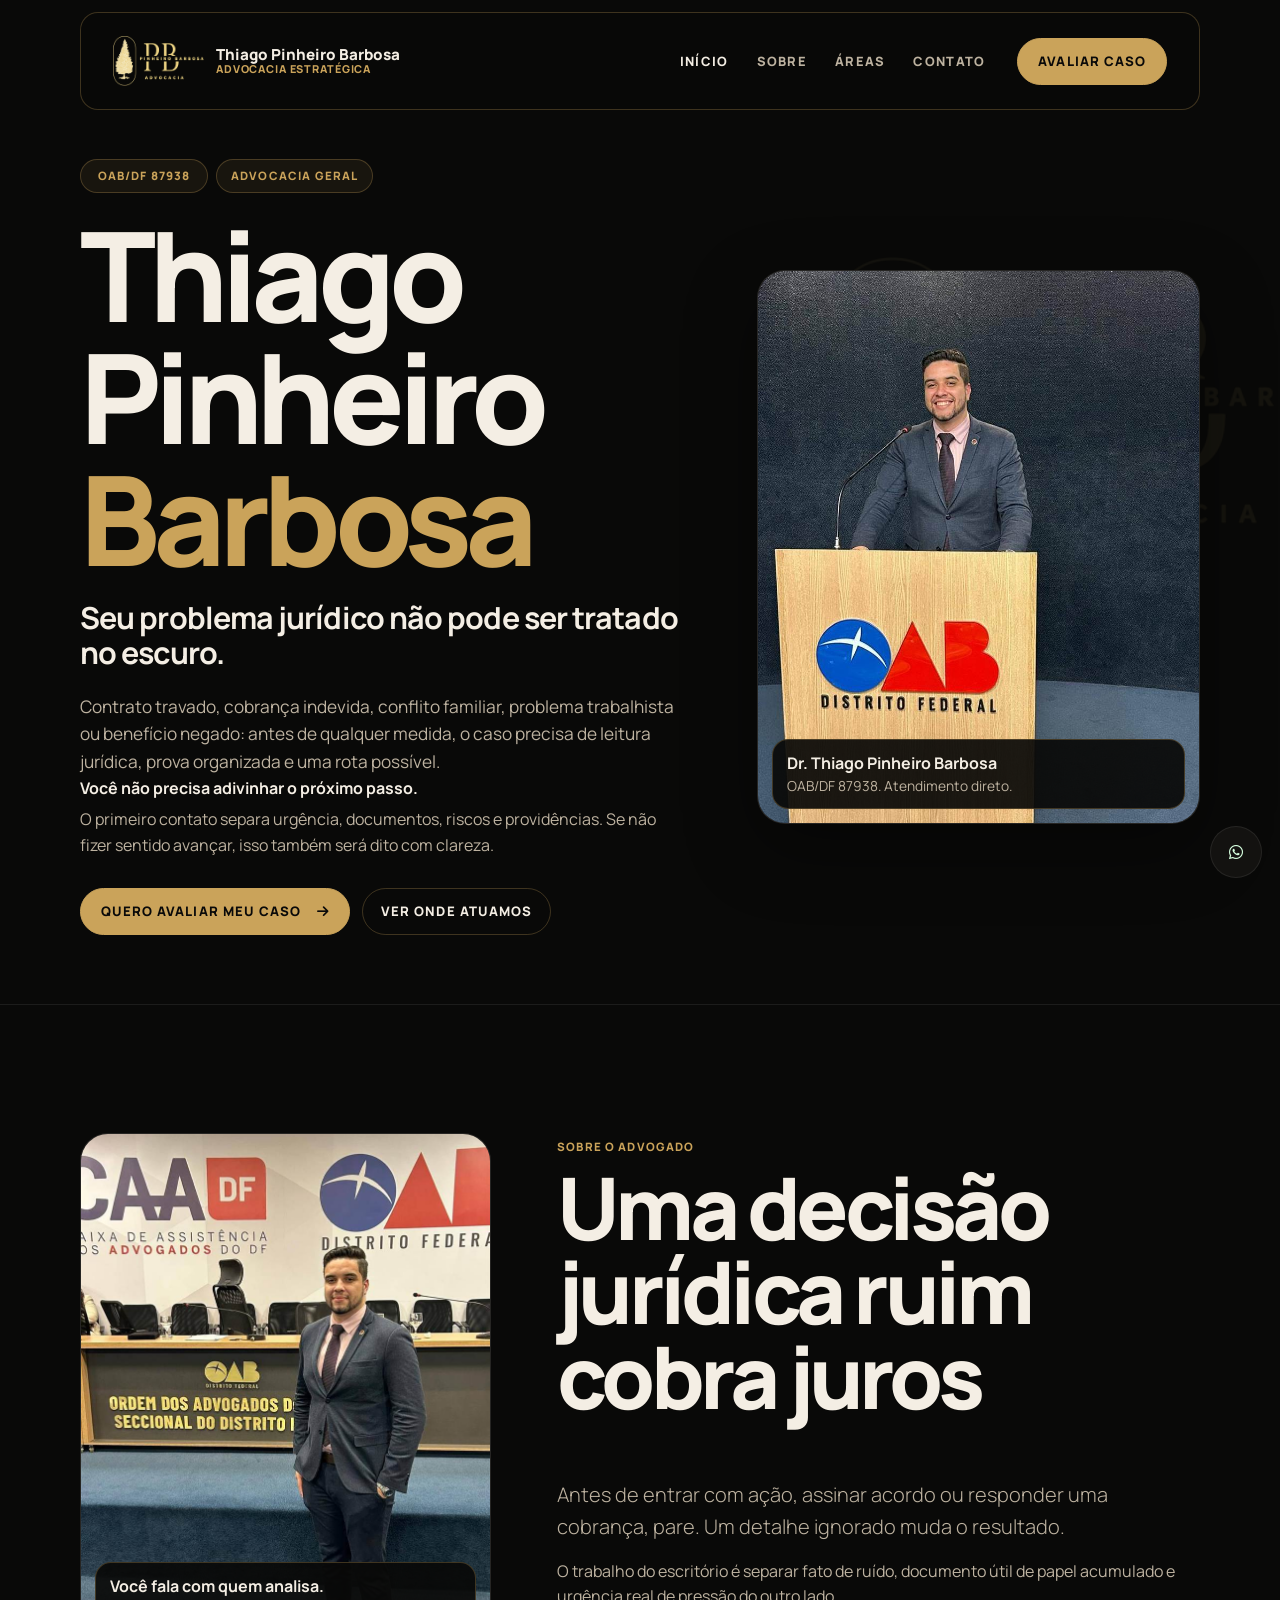
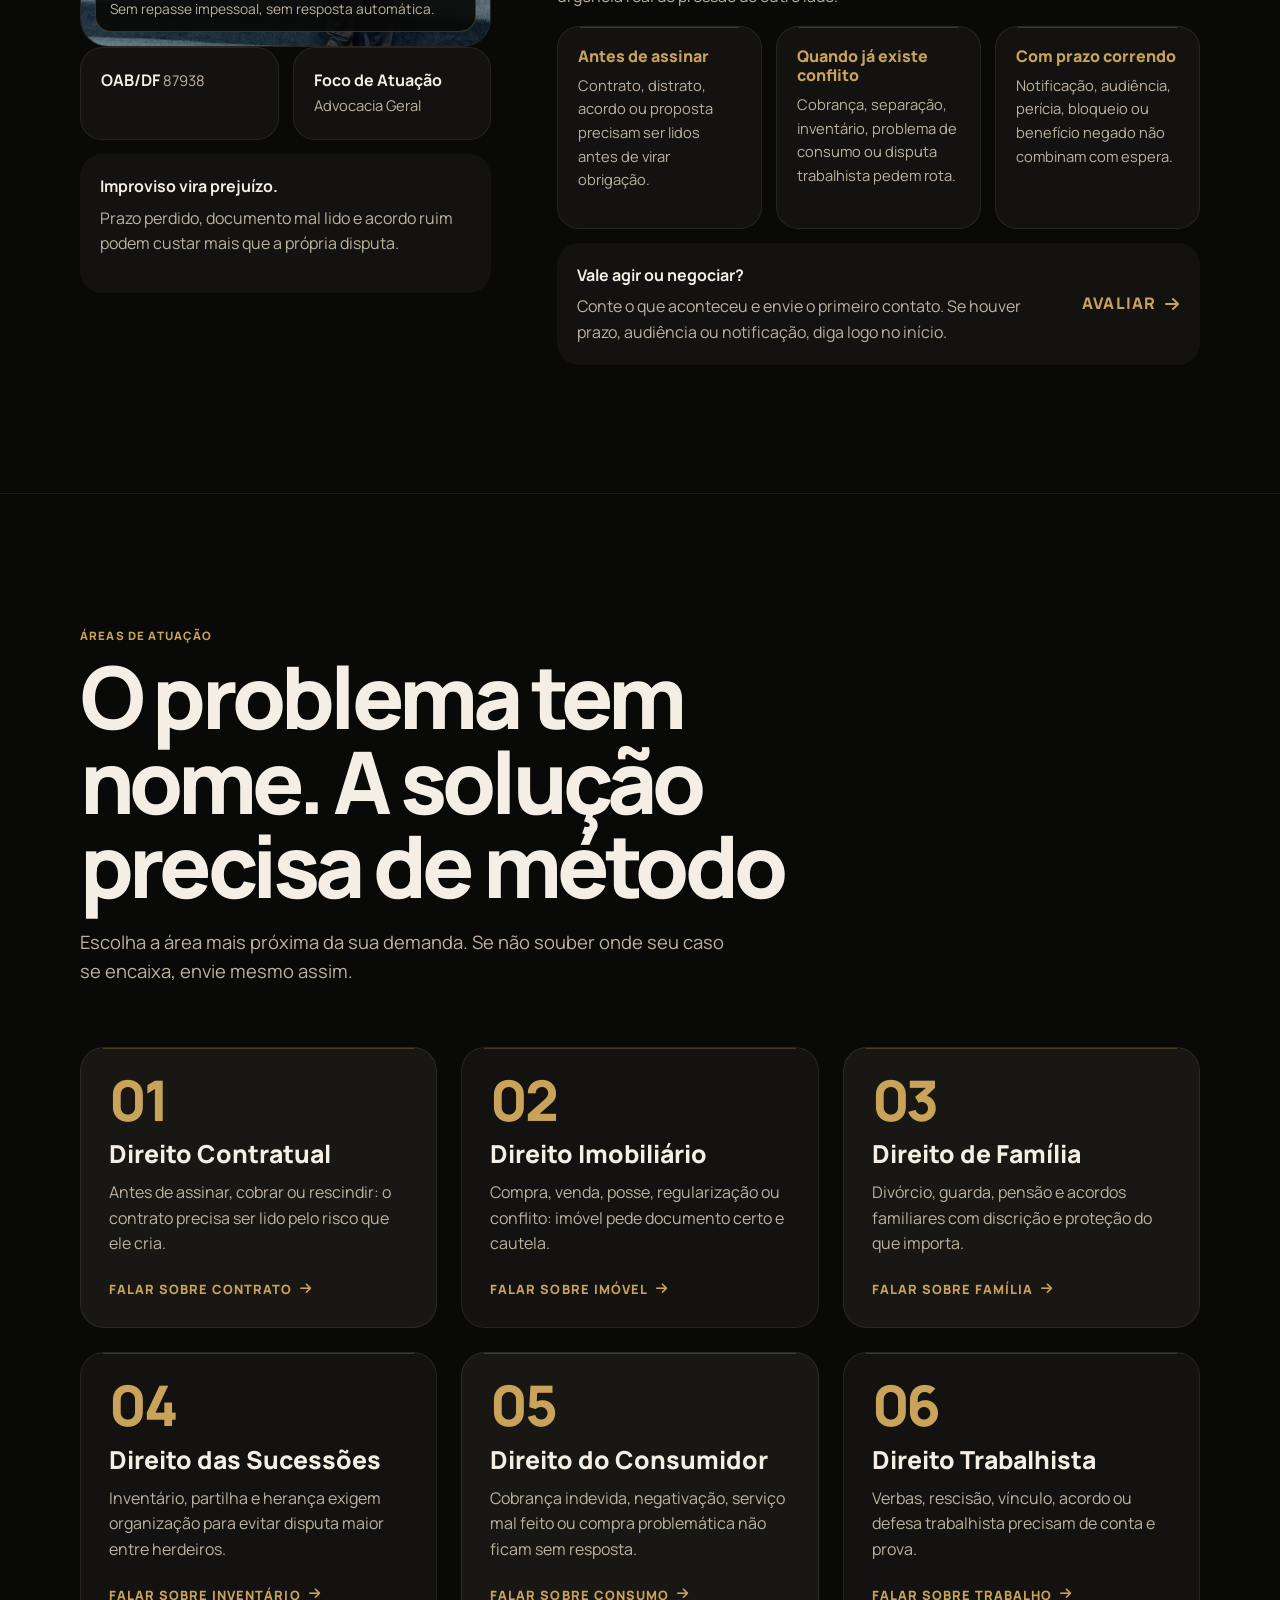
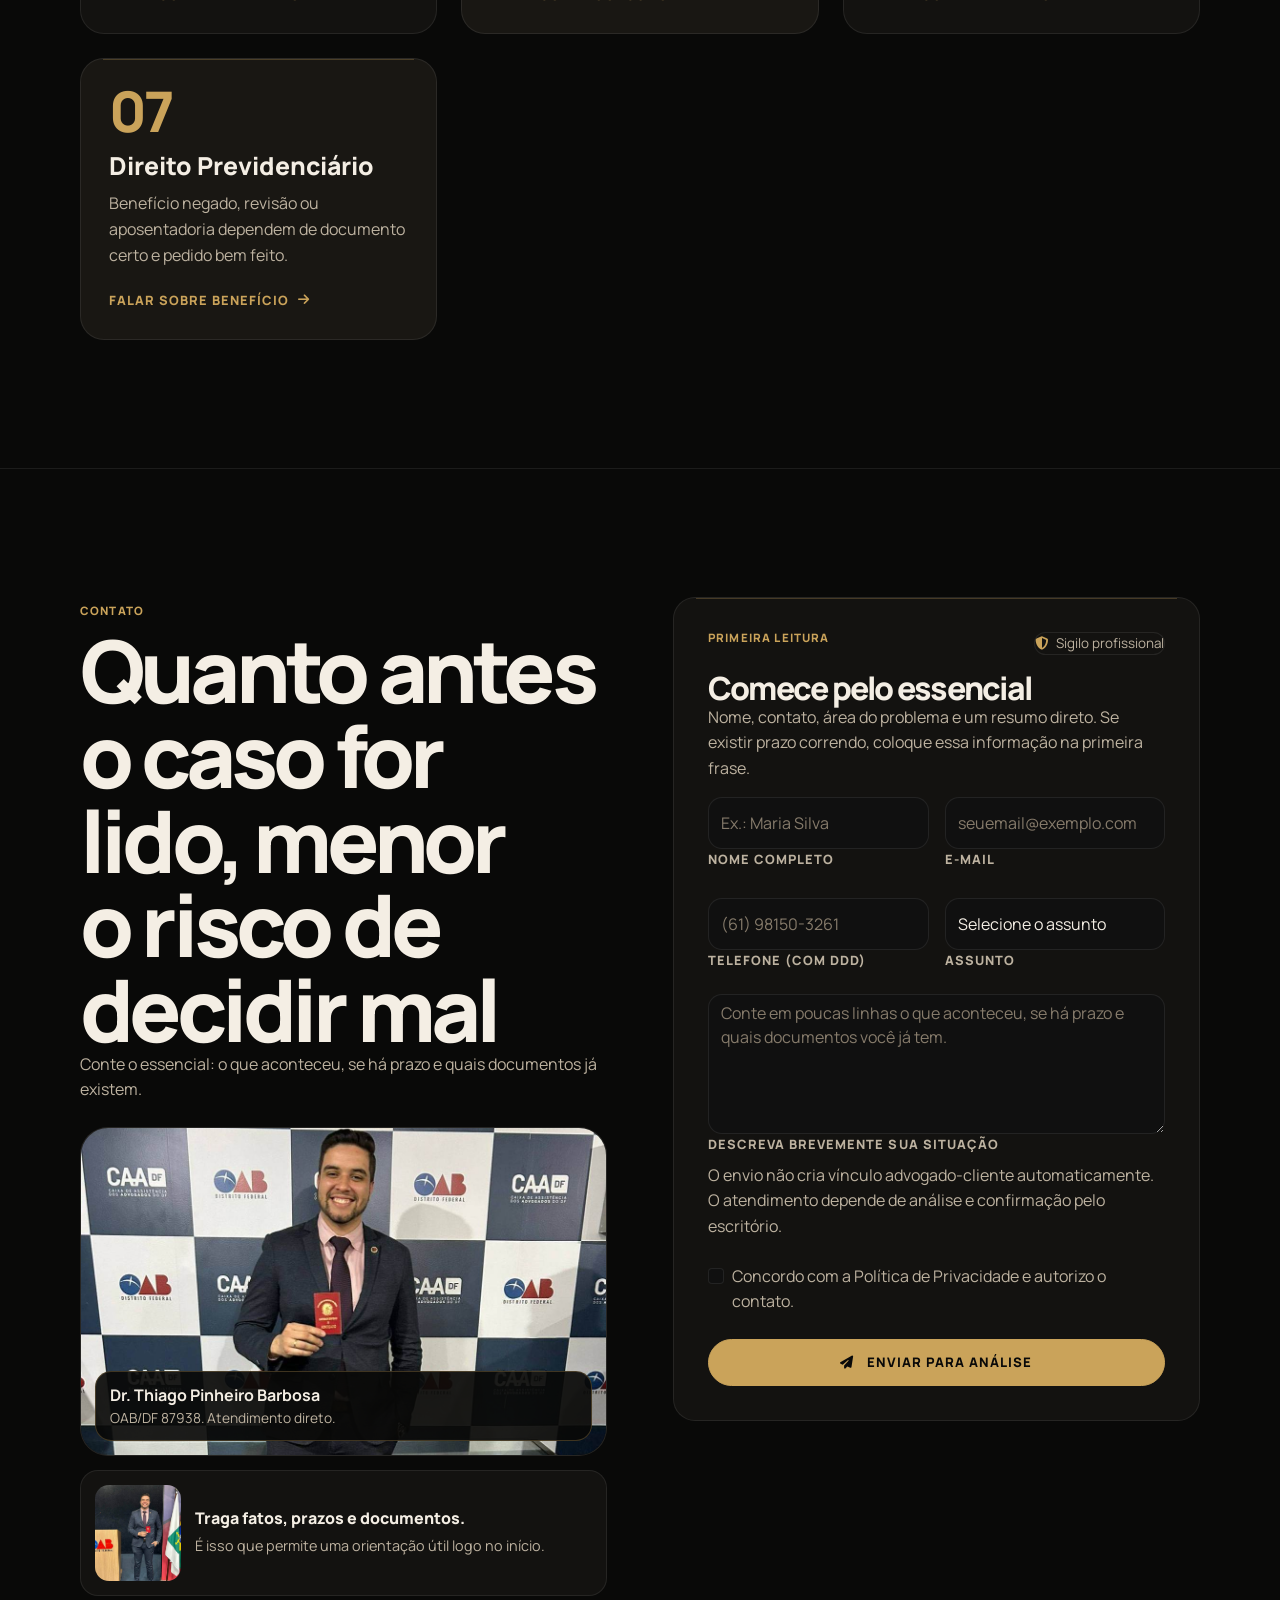
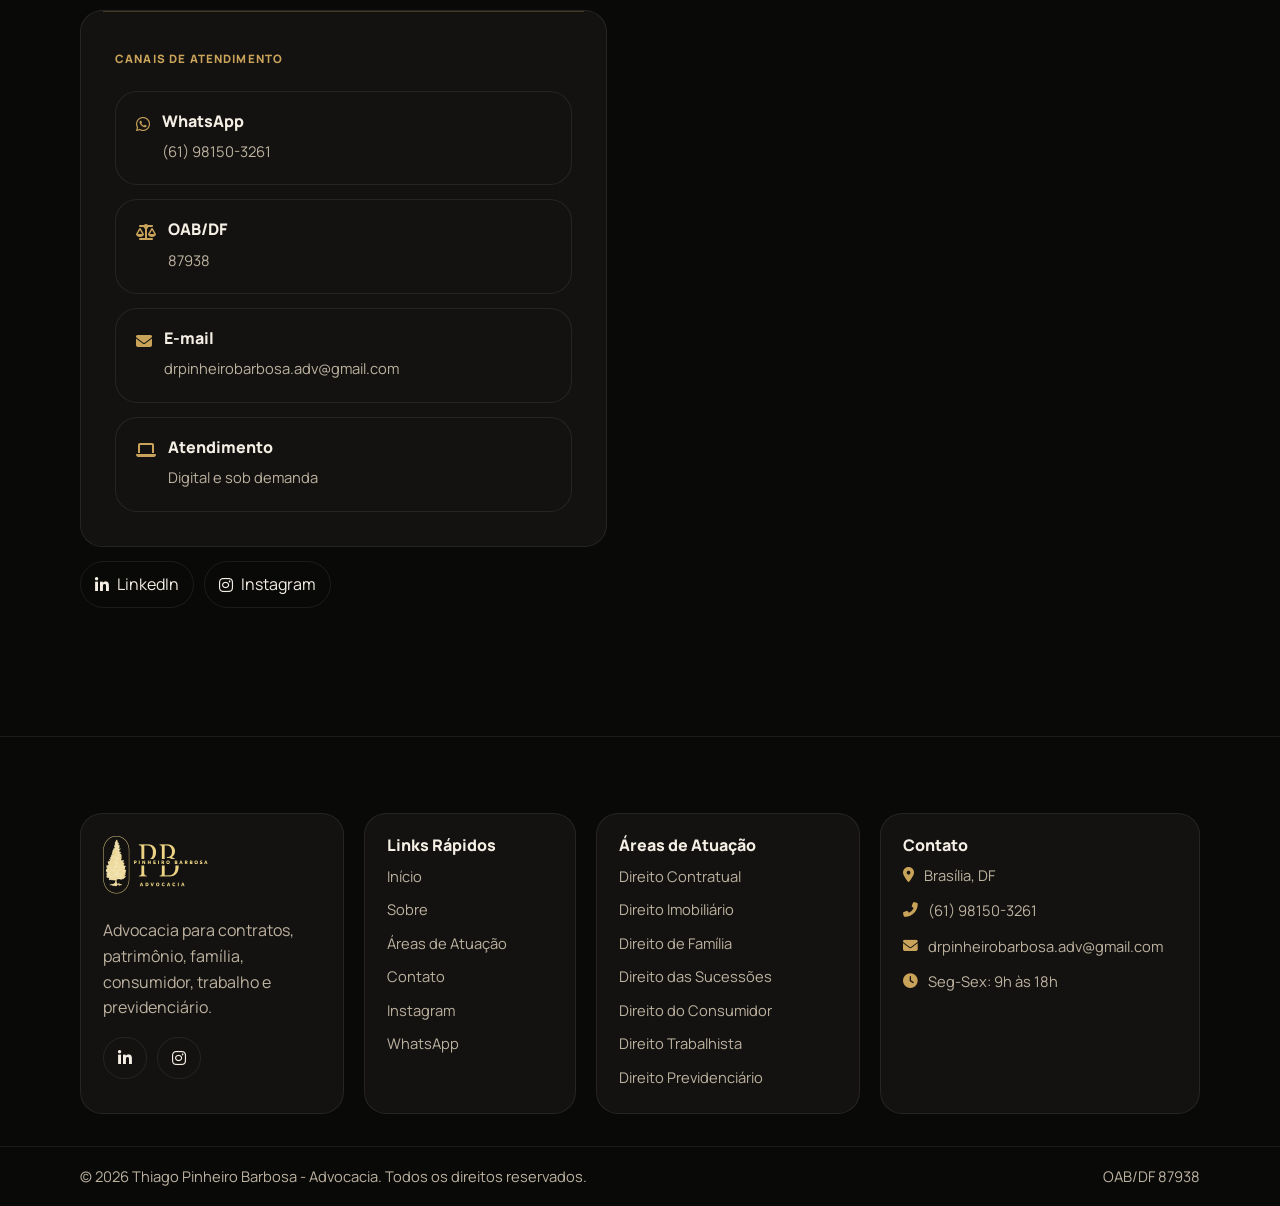
<file: index.html>
﻿<!DOCTYPE html>
<html lang="pt-br">
<head>
    <meta charset="UTF-8">
    <meta name="viewport" content="width=device-width, initial-scale=1.0">
    <meta name="description" content="Thiago Pinheiro Barbosa - Advogado em Brasília. Atuação em contratos, família, imóveis, sucessões, consumidor, trabalho e previdenciário.">
    <meta name="keywords" content="advogado, advocacia geral, advocacia estratégica, contratos, família, imobiliário, sucessões, consumidor, direito trabalhista, direito previdenciário">
    <meta name="author" content="Pinheiro Barbosa Advocacia">
    <meta name="robots" content="index, follow">
    <meta property="og:type" content="website">
    <meta property="og:title" content="Pinheiro Barbosa Advocacia | Advocacia Geral Estratégica">
    <meta property="og:description" content="Advocacia em Brasília para contratos, patrimônio, família, trabalho, consumidor e benefícios.">
    <meta property="og:image" content="assets/images/Thiago.jpg">
    <meta name="twitter:card" content="summary_large_image">
    <meta name="twitter:title" content="Pinheiro Barbosa Advocacia">
    <meta name="twitter:description" content="Advocacia geral com atendimento direto, sigilo e clareza.">
    
    <link rel="icon" type="image/svg+xml" sizes="any" href="assets/images/favicon.svg">
    
    <title>Dr. Thiago Pinheiro Barbosa | Pinheiro Barbosa Advocacia</title>
    
    <link href="https://cdn.jsdelivr.net/npm/bootstrap@5.3.0/dist/css/bootstrap.min.css" rel="stylesheet">
    
    <link href="https://fonts.googleapis.com/css2?family=Manrope:wght@300;400;500;600;700;800&display=swap" rel="stylesheet">
    
    <link rel="stylesheet" href="https://cdnjs.cloudflare.com/ajax/libs/font-awesome/6.4.0/css/all.min.css">
    
    <link rel="stylesheet" href="assets/css/styles.css">
</head>
<body>
    
    <a href="https://api.whatsapp.com/send?phone=5561981503261&text=Olá! Gostaria de agendar uma consulta com o Dr. Thiago Pinheiro Barbosa."
    id="btn-whatsapp-final"
    class="whatsapp-float"
    target="_blank" 
    rel="noopener noreferrer">
        <i class="fab fa-whatsapp"></i>
    </a>
    
    <button class="back-to-top" id="backToTop" aria-label="Voltar ao topo">
        <i class="fas fa-chevron-up"></i>
    </button>
<nav class="navbar navbar-expand-lg navbar-light fixed-top" id="mainNav">
        <div class="container nav-shell">
            <a class="navbar-brand brand-lockup" href="#home">
                <img src="assets/images/logo-png.png" alt="Thiago Pinheiro Barbosa Advocacia" style="height: 60px; width: auto;">
                <div class="brand-meta">
                    <strong>Thiago Pinheiro Barbosa</strong>
                    <span>Advocacia Estratégica</span>
                </div>
            </a>
            <button class="navbar-toggler" type="button" data-bs-toggle="collapse" data-bs-target="#navbarNav" aria-controls="navbarNav" aria-expanded="false" aria-label="Toggle navigation">
                <span class="navbar-toggler-icon"></span>
            </button>
            <div class="collapse navbar-collapse" id="navbarNav">
                <ul class="navbar-nav ms-auto align-items-center">
                    <li class="nav-item"><a class="nav-link active" href="#home">Início</a></li>
                    <li class="nav-item"><a class="nav-link" href="#about">Sobre</a></li>
                    <li class="nav-item"><a class="nav-link" href="#practice">Áreas</a></li>
                    <li class="nav-item"><a class="nav-link" href="#contact">Contato</a></li>
                    <li class="nav-item ms-lg-3">
                        <a class="btn-gold nav-cta" href="#contact">Avaliar Caso</a>
                    </li>
                </ul>
            </div>
        </div>
    </nav>

    <!-- Hero Section -->
    <section class="hero-section" id="home">
        <div class="hero-bg-pattern"></div>
        <div class="container">
            <div class="hero-shell-extreme min-vh-100 align-items-center">
                <div class="hero-command-side" data-aos="fade-up">
                    <div class="hero-command-topline">
                        <span class="hero-badge">OAB/DF&nbsp;87938</span>
                        <span class="hero-kicker-line">Advocacia Geral</span>
                    </div>

                    <div class="hero-title-stack">
                        <h1 class="hero-title">Thiago Pinheiro <span class="text-gold">Barbosa</span></h1>
                        <h2 class="hero-subtitle">Seu problema jurídico não pode ser tratado no escuro.</h2>
                    </div>

                    <p class="hero-description">Contrato travado, cobrança indevida, conflito familiar, problema trabalhista ou benefício negado: antes de qualquer medida, o caso precisa de leitura jurídica, prova organizada e uma rota possível.</p>

                    <div class="hero-statement-block">
                        <strong>Você não precisa adivinhar o próximo passo.</strong>
                        <span>O primeiro contato separa urgência, documentos, riscos e providências. Se não fizer sentido avançar, isso também será dito com clareza.</span>
                    </div>

                    <div class="hero-buttons">
                        <a href="#contact" class="btn-gold">
                            <span>Quero Avaliar Meu Caso</span>
                            <i class="fas fa-arrow-right ms-2"></i>
                        </a>
                        <a href="#practice" class="btn-outline-light hero-outline-premium">
                            <span>Ver Onde Atuamos</span>
                        </a>
                    </div>

                </div>

                <div class="hero-showcase" data-aos="fade-left" data-aos-delay="200">
                    <div class="hero-visual-stage">
                        <div class="hero-portrait-frame">
                            <img src="assets/images/Thiago.jpg" alt="Dr. Thiago Pinheiro Barbosa" loading="lazy">
                            <div class="hero-portrait-badge">
                                <strong>Dr. Thiago Pinheiro Barbosa</strong>
                                <span>OAB/DF&nbsp;87938. Atendimento direto.</span>
                            </div>
                        </div>
                    </div>
                </div>
            </div>
        </div>
        <div class="hero-wave">
        </div>
    </section>

<!-- About Preview -->
<section class="section about-section" id="about">
    <div class="container">
        <div class="about-shell-extreme reveal-up">
            <div class="about-left-col reveal-left">
                <div class="about-portrait-main">
                    <img src="assets/images/DrThiago.jpg" alt="Dr. Thiago Pinheiro Barbosa" class="about-img" loading="lazy">
                    <div class="about-portrait-plaque">
                        <strong>Você fala com quem analisa.</strong>
                        <span>Sem repasse impessoal, sem resposta automática.</span>
                    </div>
                </div>

                <div class="about-credential-rail" aria-label="Credenciais profissionais">
                    <div class="about-credential-pill">
                        <strong>OAB/DF</strong>
                        <span>87938</span>
                    </div>
                    <div class="about-credential-pill">
                        <strong>Foco de Atuação</strong>
                        <span>Advocacia Geral</span>
                    </div>
                </div>

                <div class="about-side-note">
                    <strong>Improviso vira prejuízo.</strong>
                    <p>Prazo perdido, documento mal lido e acordo ruim podem custar mais que a própria disputa.</p>
                </div>
            </div>

            <div class="about-right-col reveal-right">
                <div class="section-header">
                    <span class="section-subtitle">Sobre o Advogado</span>
                    <h2 class="section-title">Uma decisão jurídica ruim cobra juros<span class="gold-dot">.</span></h2>
                </div>

                <p class="about-text lead">
                    Antes de entrar com ação, assinar acordo ou responder uma cobrança, pare. Um detalhe ignorado muda o resultado.
                </p>

                <p class="about-text">
                    O trabalho do escritório é separar fato de ruído, documento útil de papel acumulado e urgência real de pressão do outro lado.
                </p>

                <div class="about-value-grid">
                    <article class="about-value-card">
                        <h3>Antes de assinar</h3>
                        <p>Contrato, distrato, acordo ou proposta precisam ser lidos antes de virar obrigação.</p>
                    </article>
                    <article class="about-value-card">
                        <h3>Quando já existe conflito</h3>
                        <p>Cobrança, separação, inventário, problema de consumo ou disputa trabalhista pedem rota.</p>
                    </article>
                    <article class="about-value-card">
                        <h3>Com prazo correndo</h3>
                        <p>Notificação, audiência, perícia, bloqueio ou benefício negado não combinam com espera.</p>
                    </article>
                </div>

                <a href="#contact" class="about-command-panel">
                    <div class="about-command-copy">
                        <strong>Vale agir ou negociar?</strong>
                        <span>Conte o que aconteceu e envie o primeiro contato. Se houver prazo, audiência ou notificação, diga logo no início.</span>
                    </div>
                    <div class="about-command-action">
                        <span>Avaliar</span>
                        <i class="fas fa-arrow-right"></i>
                    </div>
                </a>
            </div>
        </div>
    </div>
</section>

    <!-- Practice Areas -->
    <section class="section practice-section" id="practice">
        <div class="section-bg"></div>
        <div class="container">
            <div class="section-header text-center reveal-up">
                <span class="section-subtitle">Áreas de Atuação</span>
                <h2 class="section-title center">O problema tem nome. A solução precisa de método<span class="gold-dot">.</span></h2>
                <p class="section-description">Escolha a área mais próxima da sua demanda. Se não souber onde seu caso se encaixa, envie mesmo assim.</p>
            </div>

            <div class="row g-4 practice-grid-premium">
                <div class="col-md-6 col-lg-4">
                    <div class="practice-card reveal-up" data-delay="0">
                        <div class="practice-topline">
                            <span class="practice-index">01</span>
                            <div class="practice-icon"><i class="fas fa-file-contract"></i></div>
                        </div>
                        <h3 class="practice-title">Direito Contratual</h3>
                        <p class="practice-description">Antes de assinar, cobrar ou rescindir: o contrato precisa ser lido pelo risco que ele cria.</p>
                        <a href="#contact" class="practice-link">
                            Falar sobre contrato <i class="fas fa-arrow-right"></i>
                        </a>
                    </div>
                </div>
                
                <div class="col-md-6 col-lg-4">
                    <div class="practice-card reveal-up" data-delay="100">
                        <div class="practice-topline">
                            <span class="practice-index">02</span>
                            <div class="practice-icon"><i class="fas fa-home"></i></div>
                        </div>
                        <h3 class="practice-title">Direito Imobiliário</h3>
                        <p class="practice-description">Compra, venda, posse, regularização ou conflito: imóvel pede documento certo e cautela.</p>
                        <a href="#contact" class="practice-link">
                            Falar sobre imóvel <i class="fas fa-arrow-right"></i>
                        </a>
                    </div>
                </div>
                
                <div class="col-md-6 col-lg-4">
                    <div class="practice-card reveal-up" data-delay="200">
                        <div class="practice-topline">
                            <span class="practice-index">03</span>
                            <div class="practice-icon"><i class="fas fa-users"></i></div>
                        </div>
                        <h3 class="practice-title">Direito de Família</h3>
                        <p class="practice-description">Divórcio, guarda, pensão e acordos familiares com discrição e proteção do que importa.</p>
                        <a href="#contact" class="practice-link">
                            Falar sobre família <i class="fas fa-arrow-right"></i>
                        </a>
                    </div>
                </div>
                
                <div class="col-md-6 col-lg-4">
                    <div class="practice-card reveal-up" data-delay="300">
                        <div class="practice-topline">
                            <span class="practice-index">04</span>
                            <div class="practice-icon"><i class="fas fa-balance-scale"></i></div>
                        </div>
                        <h3 class="practice-title">Direito das Sucessões</h3>
                        <p class="practice-description">Inventário, partilha e herança exigem organização para evitar disputa maior entre herdeiros.</p>
                        <a href="#contact" class="practice-link">
                            Falar sobre inventário <i class="fas fa-arrow-right"></i>
                        </a>
                    </div>
                </div>
                
                <div class="col-md-6 col-lg-4">
                    <div class="practice-card reveal-up" data-delay="400">
                        <div class="practice-topline">
                            <span class="practice-index">05</span>
                            <div class="practice-icon"><i class="fas fa-shopping-cart"></i></div>
                        </div>
                        <h3 class="practice-title">Direito do Consumidor</h3>
                        <p class="practice-description">Cobrança indevida, negativação, serviço mal feito ou compra problemática não ficam sem resposta.</p>
                        <a href="#contact" class="practice-link">
                            Falar sobre consumo <i class="fas fa-arrow-right"></i>
                        </a>
                    </div>
                </div>
                
                <div class="col-md-6 col-lg-4">
                    <div class="practice-card reveal-up" data-delay="500">
                        <div class="practice-topline">
                            <span class="practice-index">06</span>
                            <div class="practice-icon"><i class="fas fa-briefcase"></i></div>
                        </div>
                        <h3 class="practice-title">Direito Trabalhista</h3>
                        <p class="practice-description">Verbas, rescisão, vínculo, acordo ou defesa trabalhista precisam de conta e prova.</p>
                        <a href="#contact" class="practice-link">
                            Falar sobre trabalho <i class="fas fa-arrow-right"></i>
                        </a>
                    </div>
                </div>

                <div class="col-md-6 col-lg-4">
                    <div class="practice-card reveal-up" data-delay="600">
                        <div class="practice-topline">
                            <span class="practice-index">07</span>
                            <div class="practice-icon"><i class="fas fa-hand-holding-heart"></i></div>
                        </div>
                        <h3 class="practice-title">Direito Previdenciário</h3>
                        <p class="practice-description">Benefício negado, revisão ou aposentadoria dependem de documento certo e pedido bem feito.</p>
                        <a href="#contact" class="practice-link">
                            Falar sobre benefício <i class="fas fa-arrow-right"></i>
                        </a>
                    </div>
                </div>
            </div>
        </div>
    </section>

    <!-- Contact Form -->
    <section class="section contact-section" id="contact">
        <div class="contact-bg"></div>
        <div class="container">
            <div class="contact-shell-extreme reveal-up">
                <div class="contact-command-side reveal-left">
                    <div class="contact-command-head">
                        <span class="section-subtitle">Contato</span>
                        <h2 class="section-title">Quanto antes o caso for lido, menor o risco de decidir mal<span class="gold-dot">.</span></h2>
                        <p class="contact-intro">Conte o essencial: o que aconteceu, se há prazo e quais documentos já existem.</p>
                    </div>

                    <div class="contact-visual-panel">
                        <img src="assets/images/Advogado.jpg" alt="Dr. Thiago Pinheiro Barbosa em atendimento" loading="lazy">
                        <div class="contact-visual-plaque">
                            <strong>Dr. Thiago Pinheiro Barbosa</strong>
                            <span>OAB/DF&nbsp;87938. Atendimento direto.</span>
                        </div>
                    </div>

                    <div class="contact-lawyer-card">
                        <img src="assets/images/Barbosa.jpg" alt="Retrato profissional do Dr. Thiago Pinheiro Barbosa" loading="lazy">
                        <div>
                            <strong>Traga fatos, prazos e documentos.</strong>
                            <span>É isso que permite uma orientação útil logo no início.</span>
                        </div>
                    </div>

                    <div class="contact-command-card">
                        <div class="contact-command-kicker">Canais de Atendimento</div>
                        <div class="contact-command-grid">
                            <article class="contact-command-item">
                                <i class="fab fa-whatsapp"></i>
                                <div class="contact-text">
                                    <strong>WhatsApp</strong>
                                    <a href="https://wa.me/5561981503261" target="_blank" rel="noopener noreferrer">(61) 98150-3261</a>
                                </div>
                            </article>
                            <article class="contact-command-item">
                                <i class="fas fa-scale-balanced"></i>
                                <div class="contact-text">
                                    <strong>OAB/DF</strong>
                                    <span>87938</span>
                                </div>
                            </article>
                            <article class="contact-command-item contact-command-item-email">
                                <i class="fas fa-envelope"></i>
                                <div class="contact-text">
                                    <strong>E-mail</strong>
                                    <a class="contact-email" href="mailto:drpinheirobarbosa.adv@gmail.com"><span>drpinheirobarbosa.adv</span><wbr><span>@gmail.com</span></a>
                                </div>
                            </article>
                            <article class="contact-command-item">
                                <i class="fas fa-laptop"></i>
                                <div class="contact-text">
                                    <strong>Atendimento</strong>
                                    <span>Digital e sob demanda</span>
                                </div>
                            </article>
                        </div>
                    </div>

                    <div class="contact-social-rail">
                        <a href="https://www.linkedin.com/in/thiago-pinheiro-barbosa-812787224/"
                           class="contact-social-link"
                           target="_blank"
                           rel="noopener noreferrer"
                           aria-label="LinkedIn">
                            <i class="fab fa-linkedin-in"></i>
                            <span>LinkedIn</span>
                        </a>
                        <a href="https://www.instagram.com/adv.pinheirobarbosa/"
                           class="contact-social-link"
                           target="_blank"
                           rel="noopener noreferrer"
                           aria-label="Instagram">
                            <i class="fab fa-instagram"></i>
                            <span>Instagram</span>
                        </a>
                    </div>
                </div>

                <div class="contact-form-wrapper reveal-right">
                    <div class="contact-form-shell">
                        <div class="contact-form-topline">
                            <span class="contact-form-kicker">Primeira Leitura</span>
                            <div class="contact-form-badge">
                                <i class="fas fa-shield-alt"></i>
                                <span>Sigilo profissional</span>
                            </div>
                        </div>

                        <form id="consultationForm" class="contact-form" novalidate>
                            <div class="form-header">
                                <h3>Comece pelo essencial</h3>
                                <p>Nome, contato, área do problema e um resumo direto. Se existir prazo correndo, coloque essa informação na primeira frase.</p>
                            </div>

                            <div class="row g-3">
                                <div class="col-md-6">
                                    <div class="form-floating-custom">
                                        <input type="text" class="form-control" id="name" name="name" placeholder="Ex.: Maria Silva" autocomplete="name" required>
                                        <label for="name">Nome Completo</label>
                                        <div class="invalid-feedback">Por favor, insira seu nome completo.</div>
                                    </div>
                                </div>
                                <div class="col-md-6">
                                    <div class="form-floating-custom">
                                        <input type="email" class="form-control" id="email" name="email" placeholder="seuemail@exemplo.com" autocomplete="email" required>
                                        <label for="email">E-mail</label>
                                        <div class="invalid-feedback">Por favor, insira um e-mail válido.</div>
                                    </div>
                                </div>
                            </div>

                            <div class="row g-3 mt-1">
                                <div class="col-md-6">
                                    <div class="form-floating-custom">
                                        <input type="tel" class="form-control" id="phone" name="phone" placeholder="(61) 98150-3261" autocomplete="tel" required>
                                        <label for="phone">Telefone (com DDD)</label>
                                        <div class="invalid-feedback">Por favor, insira um telefone válido.</div>
                                    </div>
                                </div>
                                <div class="col-md-6">
                                    <div class="form-floating-custom">
                                        <select class="form-control" id="subject" name="subject" required>
                                            <option value="" disabled selected>Selecione o assunto</option>
                                            <option value="Direito Contratual">Direito Contratual</option>
                                            <option value="Direito de Família">Direito de Família</option>
                                            <option value="Direito Imobiliário">Direito Imobiliário</option>
                                            <option value="Direito das Sucessões">Direito das Sucessões</option>
                                            <option value="Direito do Consumidor">Direito do Consumidor</option>
                                            <option value="Direito Trabalhista">Direito Trabalhista</option>
                                            <option value="Direito Previdenciário">Direito Previdenciário</option>
                                            <option value="Outro">Outro assunto</option>
                                        </select>
                                        <label for="subject">Assunto</label>
                                        <div class="invalid-feedback">Por favor, selecione um assunto.</div>
                                    </div>
                                </div>
                            </div>

                            <div class="form-floating-custom mt-3">
                                <textarea class="form-control" id="message" name="message" rows="5" placeholder="Conte em poucas linhas o que aconteceu, se há prazo e quais documentos você já tem." required></textarea>
                                <label for="message">Descreva brevemente sua situação</label>
                                <div class="invalid-feedback">Por favor, descreva sua situação.</div>
                            </div>

                            <div class="contact-form-note">
                                O envio não cria vínculo advogado-cliente automaticamente. O atendimento depende de análise e confirmação pelo escritório.
                            </div>

                            <div class="form-check mt-4">
                                <input type="checkbox" class="form-check-input" id="privacy" name="privacy" required>
                                <label class="form-check-label" for="privacy">
                                    Concordo com a <a href="politica-de-privacidade.html" target="_blank" rel="noopener noreferrer">Política de Privacidade</a> e autorizo o contato.
                                </label>
                                <div class="invalid-feedback">Você deve concordar com a política de privacidade.</div>
                            </div>

                            <div class="form-submit mt-4">
                                <button type="submit" class="btn-gold btn-submit">
                                    <span class="btn-text">
                                        <i class="fas fa-paper-plane me-2"></i>
                                        Enviar Para Análise
                                    </span>
                                    <span class="btn-loader">
                                        <span class="spinner"></span>
                                        Enviando...
                                    </span>
                                </button>
                            </div>

                            <div id="formMessage" class="form-message"></div>
                        </form>
                    </div>
                </div>
            </div>
        </div>
    </section>

<footer class="footer">
        <div class="footer-main">
            <div class="container">
                <div class="footer-grid">
                    <div>
                        <div class="footer-about">
                            <div class="footer-logo mb-4">
                                <img src="assets/images/logo-png.png" alt="Thiago Pinheiro Barbosa Advocacia" style="height: 70px; width: auto;">
                            </div>
                            <p class="footer-description">Advocacia para contratos, patrimônio, família, consumidor, trabalho e previdenciário.</p>
                            <div class="footer-social">
                                <a href="https://www.linkedin.com/in/thiago-pinheiro-barbosa-812787224/" class="social-link" target="_blank" rel="noopener noreferrer" aria-label="LinkedIn"><i class="fab fa-linkedin-in"></i></a>
                                <a href="https://www.instagram.com/adv.pinheirobarbosa/" class="social-link" target="_blank" rel="noopener noreferrer" aria-label="Instagram"><i class="fab fa-instagram"></i></a>
                            </div>
                        </div>
                    </div>
                    
                    <div>
                        <div class="footer-links-wrapper">
                            <h4 class="footer-title">Links Rápidos</h4>
                            <ul class="footer-links">
                                <li><a href="#home">Início</a></li>
                                <li><a href="#about">Sobre</a></li>
                                <li><a href="#practice">Áreas de Atuação</a></li>
                                <li><a href="#contact">Contato</a></li>
                                <li><a href="https://www.instagram.com/adv.pinheirobarbosa/" target="_blank" rel="noopener noreferrer">Instagram</a></li>
                                <li><a href="https://wa.me/5561981503261" target="_blank" rel="noopener noreferrer">WhatsApp</a></li>
                            </ul>
                        </div>
                    </div>
                    
                    <div>
                        <div class="footer-links-wrapper">
                            <h4 class="footer-title">Áreas de Atuação</h4>
                            <ul class="footer-links">
                                <li><a href="#practice">Direito Contratual</a></li>
                                <li><a href="#practice">Direito Imobiliário</a></li>
                                <li><a href="#practice">Direito de Família</a></li>
                                <li><a href="#practice">Direito das Sucessões</a></li>
                                <li><a href="#practice">Direito do Consumidor</a></li>
                                <li><a href="#practice">Direito Trabalhista</a></li>
                                <li><a href="#practice">Direito Previdenciário</a></li>
                            </ul>
                        </div>
                    </div>
                    
                    <div>
                        <div class="footer-contact">
                            <h4 class="footer-title">Contato</h4>
                            <div class="footer-contact-item">
                                <i class="fas fa-map-marker-alt"></i>
                                <span>Brasília, DF</span>
                            </div>
                            <div class="footer-contact-item">
                                <i class="fas fa-phone-alt"></i>
                                <a href="tel:+5561981503261">(61) 98150-3261</a>
                            </div>
                            <div class="footer-contact-item">
                                <i class="fas fa-envelope"></i>
                                <a class="contact-email" href="mailto:drpinheirobarbosa.adv@gmail.com"><span>drpinheirobarbosa.adv</span><wbr><span>@gmail.com</span></a>
                            </div>
                            <div class="footer-contact-item">
                                <i class="fas fa-clock"></i>
                                <span>Seg-Sex: 9h às 18h</span>
                            </div>
                        </div>
                    </div>
                </div>

            </div>
        </div>
        
        <div class="footer-bottom">
            <div class="container">
                <div class="row align-items-center">
                    <div class="col-md-6">
                        <p class="copyright">&copy; 2026 Thiago Pinheiro Barbosa - Advocacia. Todos os direitos reservados.</p>
                    </div>
                    <div class="col-md-6 text-md-end">
                        <p class="oab-info">OAB/DF 87938</p>
                    </div>
                </div>
            </div>
        </div>

<script src="https://cdn.jsdelivr.net/npm/bootstrap@5.3.0/dist/js/bootstrap.bundle.min.js"></script>
    
    <script src="assets/js/script.js"></script>

</body>
</html>
</file>
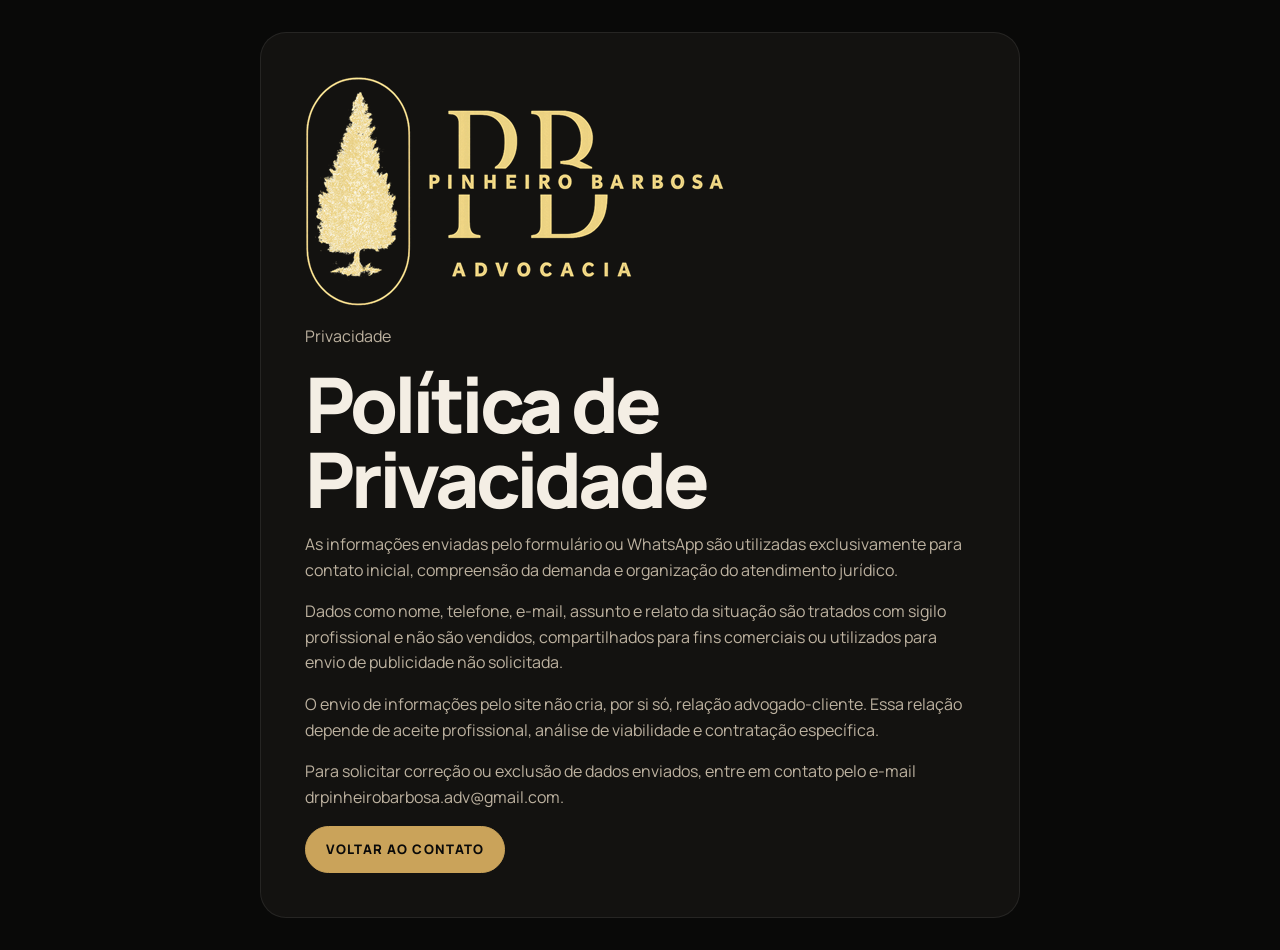
<file: politica-de-privacidade.html>
<!DOCTYPE html>
<html lang="pt-br">
<head>
    <meta charset="UTF-8">
    <meta name="viewport" content="width=device-width, initial-scale=1.0">
    <meta name="description" content="Política de Privacidade da Pinheiro Barbosa Advocacia.">
    <meta name="robots" content="index, follow">
    <meta name="theme-color" content="#02050b">
    <title>Política de Privacidade | Pinheiro Barbosa Advocacia</title>
    <link rel="icon" type="image/svg+xml" sizes="any" href="assets/images/favicon.svg">
    <link href="https://fonts.googleapis.com/css2?family=Manrope:wght@400;500;600;700;800&display=swap" rel="stylesheet">
    <link rel="stylesheet" href="assets/css/styles.css">
</head>
<body class="legal-page">
    <main class="legal-shell">
        <a href="index.html" class="legal-logo" aria-label="Voltar para o site">
            <img src="assets/images/logo-png.png" alt="Pinheiro Barbosa Advocacia">
        </a>
        <p class="legal-kicker">Privacidade</p>
        <h1>Política de Privacidade</h1>
        <p>As informações enviadas pelo formulário ou WhatsApp são utilizadas exclusivamente para contato inicial, compreensão da demanda e organização do atendimento jurídico.</p>
        <p>Dados como nome, telefone, e-mail, assunto e relato da situação são tratados com sigilo profissional e não são vendidos, compartilhados para fins comerciais ou utilizados para envio de publicidade não solicitada.</p>
        <p>O envio de informações pelo site não cria, por si só, relação advogado-cliente. Essa relação depende de aceite profissional, análise de viabilidade e contratação específica.</p>
        <p>Para solicitar correção ou exclusão de dados enviados, entre em contato pelo e-mail <a href="mailto:drpinheirobarbosa.adv@gmail.com">drpinheirobarbosa.adv@gmail.com</a>.</p>
        <a href="index.html#contact" class="btn-gold">Voltar ao contato</a>
    </main>
</body>
</html>
</file>
<file: assets/css/styles.css>
/* Pinheiro Barbosa Advocacia - clean stable layout */

:root {
  --bg: #090908;
  --panel: #131210;
  --panel-soft: #191713;
  --text: #f4eee4;
  --muted: #bdb2a0;
  --soft: #867b6b;
  --gold: #caa35a;
  --line: rgba(202, 163, 90, 0.28);
  --line-soft: rgba(255, 255, 255, 0.08);
  --max: 1120px;
}

*,
*::before,
*::after {
  box-sizing: border-box;
}

html,
body {
  width: 100%;
  margin: 0;
  overflow-x: hidden;
  background: var(--bg);
  color: var(--text);
  font-family: "Manrope", sans-serif;
  scroll-behavior: smooth;
}

body {
  line-height: 1.6;
  -webkit-font-smoothing: antialiased;
}

img {
  display: block;
  max-width: 100%;
}

a {
  color: inherit;
  text-decoration: none;
}

ul {
  margin: 0;
  padding: 0;
}

li {
  list-style: none;
}

.container {
  width: min(var(--max), calc(100% - 32px));
  margin-inline: auto;
  padding: 0;
}

.section {
  padding: clamp(78px, 10vw, 136px) 0;
  background: var(--bg);
}

.about-section,
.practice-section,
.contact-section,
.footer {
  border-top: 1px solid var(--line-soft);
}

.hero-bg-pattern,
.section-bg,
.contact-bg,
.hero-wave,
.gold-dot,
.practice-icon {
  display: none !important;
}

.reveal-up,
.reveal-left,
.reveal-right {
  opacity: 1 !important;
  transform: none !important;
  visibility: visible !important;
}

/* Type */
.section-header {
  max-width: 760px;
  margin-bottom: clamp(34px, 5vw, 60px);
  text-align: left !important;
}

.section-header.text-center,
.section-title.center {
  text-align: left !important;
  margin-inline: 0 !important;
}

.section-subtitle,
.hero-badge,
.hero-kicker-line,
.contact-form-kicker,
.contact-command-kicker {
  display: inline-flex;
  width: fit-content;
  margin-bottom: 12px;
  color: var(--gold);
  font-size: 0.72rem;
  font-weight: 800;
  line-height: 1;
  letter-spacing: 0.1em;
  text-transform: uppercase;
  white-space: nowrap;
}

.section-title,
.hero-title,
.form-header h3,
.error-shell h1,
.legal-shell h1 {
  margin: 0;
  color: var(--text);
  font-weight: 800;
  line-height: 0.98;
  letter-spacing: -0.055em;
  text-wrap: balance;
}

.section-title {
  font-size: clamp(2.25rem, 6.8vw, 5.4rem);
}

.section-description,
.hero-description,
.about-text,
.practice-description,
.contact-intro,
.footer-description,
.legal-shell p,
.error-shell p {
  color: var(--muted);
}

.section-description {
  max-width: 660px;
  margin: 20px 0 0;
  font-size: clamp(1rem, 1.6vw, 1.15rem);
}

.text-gold,
.practice-index,
.about-value-card h3 {
  color: var(--gold) !important;
  background: none !important;
  -webkit-text-fill-color: currentColor !important;
}

/* Navbar */
#mainNav {
  position: fixed;
  inset: 12px 0 auto;
  z-index: 1000;
  width: min(var(--max), calc(100% - 24px));
  margin-inline: auto;
  border: 1px solid var(--line);
  border-radius: 18px;
  background: rgba(9, 9, 8, 0.96);
}

#mainNav .nav-shell {
  min-height: 76px;
  padding: 10px 16px;
}

.brand-lockup {
  display: inline-flex;
  align-items: center;
  gap: 12px;
  min-width: 0;
  color: var(--text) !important;
}

.brand-lockup img {
  height: 50px !important;
  width: auto;
}

.brand-meta {
  display: grid;
  min-width: 0;
}

.brand-meta strong {
  color: var(--text);
  font-size: 0.95rem;
  font-weight: 800;
  line-height: 1.15;
  white-space: nowrap;
}

.brand-meta span {
  color: var(--gold);
  font-size: 0.68rem;
  font-weight: 800;
  line-height: 1.15;
  letter-spacing: 0.08em;
  text-transform: uppercase;
  white-space: nowrap;
}

#mainNav .navbar-nav {
  gap: 4px;
}

#mainNav .nav-link {
  color: var(--muted) !important;
  font-size: 0.8rem;
  font-weight: 800;
  letter-spacing: 0.1em;
  text-transform: uppercase;
  padding: 10px 12px !important;
}

#mainNav .nav-link:hover,
#mainNav .nav-link.active {
  color: var(--text) !important;
}

#mainNav .navbar-toggler {
  width: 44px;
  height: 44px;
  border: 1px solid var(--line);
  border-radius: 12px;
  box-shadow: none;
}

.navbar-toggler-icon {
  filter: invert(1);
}

/* Buttons */
.btn-gold,
.nav-cta,
.btn-submit,
.footer-consultation-cta {
  display: inline-flex;
  align-items: center;
  justify-content: center;
  gap: 8px;
  min-height: 46px;
  padding: 12px 20px;
  border: 1px solid var(--gold);
  border-radius: 999px;
  background: var(--gold);
  color: #090909 !important;
  font-size: 0.82rem;
  font-weight: 900;
  letter-spacing: 0.08em;
  text-transform: uppercase;
  white-space: nowrap;
}

.btn-outline-light,
.hero-outline-premium {
  display: inline-flex;
  align-items: center;
  justify-content: center;
  min-height: 46px;
  padding: 12px 18px;
  border: 1px solid var(--line);
  border-radius: 999px;
  background: transparent;
  color: var(--text) !important;
  font-size: 0.82rem;
  font-weight: 900;
  letter-spacing: 0.08em;
  text-transform: uppercase;
  white-space: nowrap;
}

/* Hero */
.hero-section {
  position: relative;
  min-height: 100svh;
  padding-top: 104px;
  background: var(--bg);
  overflow: hidden;
}

.hero-section::before {
  content: "";
  position: absolute;
  inset: 0;
  background: linear-gradient(90deg, rgba(9, 9, 8, 0.98), rgba(9, 9, 8, 0.92), rgba(9, 9, 8, 0.78));
}

.hero-section::after {
  content: "";
  position: absolute;
  top: 13%;
  right: max(-120px, -8vw);
  width: min(560px, 64vw);
  aspect-ratio: 1;
  background: url("../images/logo-png.png") center / contain no-repeat;
  opacity: 0.055;
  pointer-events: none;
}

.hero-section > .container {
  position: relative;
  z-index: 1;
}

.hero-shell-extreme {
  display: grid;
  grid-template-columns: minmax(0, 1.04fr) minmax(340px, 0.76fr);
  gap: clamp(28px, 6vw, 70px);
  align-items: center;
  min-height: calc(100svh - 104px);
  padding: 42px 0 56px;
}

.hero-command-side,
.hero-showcase,
.about-left-col,
.about-right-col,
.contact-command-side,
.contact-form-wrapper {
  min-width: 0;
}

.hero-command-topline {
  display: flex;
  flex-wrap: nowrap;
  align-items: center;
  gap: 8px;
  max-width: 100%;
  margin-bottom: 20px;
}

.hero-badge,
.hero-kicker-line {
  display: inline-flex;
  flex: 0 0 auto;
  align-items: center;
  justify-content: center;
  height: 34px;
  min-width: 128px;
  margin: 0;
  padding: 0 14px;
  border: 1px solid var(--line);
  border-radius: 999px;
  line-height: 1;
  white-space: nowrap;
  background: rgba(202, 163, 90, 0.08);
}

.hero-badge {
  color: var(--gold);
}

.hero-kicker-line {
  color: var(--gold);
}

.hero-title {
  max-width: 780px;
  font-size: clamp(3.45rem, 10vw, 7.8rem);
}

.hero-subtitle {
  max-width: 680px;
  margin: 22px 0 0;
  color: var(--text);
  font-size: clamp(1.2rem, 2.4vw, 1.9rem);
  font-weight: 700;
  line-height: 1.14;
  letter-spacing: -0.03em;
}

.hero-description {
  max-width: 650px;
  margin: 22px 0 0;
  font-size: clamp(1rem, 1.35vw, 1.12rem);
}
}

.hero-statement-block {
  max-width: 620px;
  margin-top: 28px;
  padding: 22px 24px;
  border-left: 2px solid var(--gold);
  background: rgba(255, 255, 255, 0.032);
}

.hero-statement-block strong,
.about-side-note strong,
.about-command-copy strong {
  display: block;
  color: var(--text);
  margin-bottom: 6px;
}

.hero-statement-block span,
.about-side-note p,
.about-command-copy span {
  color: var(--muted);
}

.hero-buttons {
  display: flex;
  flex-wrap: wrap;
  gap: 12px;
  margin-top: 30px;
}

.contact-social-rail {
  display: flex;
  flex-wrap: wrap;
  gap: 10px;
}

.hero-showcase {
  display: grid;
  gap: 14px;
}

.hero-portrait-frame,
.about-portrait-main,
.contact-visual-panel {
  position: relative;
  overflow: hidden;
  border: 1px solid var(--line-soft);
  border-radius: 28px;
  background: var(--panel);
}

.hero-portrait-frame {
  aspect-ratio: 4 / 5;
  box-shadow: 0 24px 70px rgba(0, 0, 0, 0.38);
}

.hero-portrait-frame img,
.about-portrait-main img,
.contact-visual-panel img {
  width: 100%;
  height: 100%;
  object-fit: cover;
}

.hero-portrait-frame img,
.about-portrait-main img {
  object-position: center 14%;
}

.hero-portrait-badge,
.about-portrait-plaque,
.contact-visual-plaque {
  position: absolute;
  left: 14px;
  right: 14px;
  bottom: 14px;
  padding: 14px;
  border: 1px solid var(--line);
  border-radius: 16px;
  background: rgba(9, 9, 8, 0.92);
}

.hero-portrait-badge strong,
.about-portrait-plaque strong,
.contact-visual-plaque strong {
  display: block;
  color: var(--text);
  line-height: 1.18;
}

.hero-portrait-badge span,
.about-portrait-plaque span,
.contact-visual-plaque span {
  display: block;
  margin-top: 4px;
  color: var(--muted);
  font-size: 0.86rem;
  line-height: 1.25;
}

/* Common panels */
.about-shell-extreme,
.contact-shell-extreme {
  display: grid;
  gap: clamp(28px, 6vw, 66px);
}

.about-shell-extreme,
.contact-shell-extreme {
  grid-template-columns: minmax(300px, 0.78fr) minmax(0, 1.22fr);
}

.contact-shell-extreme {
  grid-template-columns: repeat(2, minmax(0, 1fr));
}

.about-portrait-main {
  aspect-ratio: 4 / 5;
}

.about-credential-rail,
.about-value-grid,
.contact-command-grid,
.contact-form-topline {
  display: grid;
  gap: 14px;
}

.about-credential-rail {
  grid-template-columns: repeat(2, minmax(0, 1fr));
}

.about-value-grid {
  grid-template-columns: repeat(3, minmax(0, 1fr));
}

.about-credential-pill,
.about-value-card,
.contact-command-item,
.contact-command-card,
.contact-form-shell,
.footer-about,
.footer-links-wrapper,
.footer-contact,
.contact-form-badge {
  min-width: 0;
  border: 1px solid var(--line-soft);
  border-radius: 22px;
  background: var(--panel);
}

.about-value-card,
.practice-card,
.contact-command-card,
.contact-form-shell {
  position: relative;
}

.about-value-card::before,
.practice-card::before,
.contact-command-card::before,
.contact-form-shell::before {
  content: "";
  position: absolute;
  top: 0;
  left: 22px;
  right: 22px;
  height: 1px;
  background: var(--line);
}

.about-credential-pill,
.about-value-card,
.contact-command-item {
  padding: 20px;
}

.about-side-note,
.about-command-panel {
  margin-top: 14px;
  padding: 20px;
  border-radius: 22px;
  background: var(--panel);
}

.about-text {
  max-width: 760px;
  margin: 0 0 16px;
}

.about-value-card h3,
.contact-command-item strong,
.footer-title {
  display: block;
  margin: 0 0 8px;
  color: var(--text);
  font-size: 1rem;
  font-weight: 900;
  line-height: 1.2;
}

.about-credential-pill span,
.about-value-card p,
.contact-command-item span,
.contact-command-item a,
.footer-links a,
.footer-contact-item,
.copyright,
.oab-info {
  color: var(--muted);
  font-size: 0.92rem;
}

.about-command-panel {
  display: flex;
  align-items: center;
  justify-content: space-between;
  gap: 18px;
}

.about-command-action {
  display: inline-flex;
  align-items: center;
  gap: 8px;
  flex: 0 0 auto;
  color: var(--gold);
  font-weight: 900;
  letter-spacing: 0.08em;
  text-transform: uppercase;
}

/* Practice */
.practice-command-bar {
  display: grid;
  grid-template-columns: repeat(3, minmax(0, 1fr));
  gap: 14px;
  margin-bottom: 24px;
}

.practice-grid-premium > [class*="col-"] {
  display: flex;
}

.practice-card {
  display: flex;
  flex-direction: column;
  width: 100%;
  min-width: 0;
  padding: 28px;
  border: 1px solid var(--line-soft);
  border-radius: 24px;
  background: var(--panel);
}

.practice-grid-premium > [class*="col-"]:nth-child(odd) .practice-card {
  background: var(--panel-soft);
}

.practice-topline,
.contact-form-topline {
  display: flex;
  align-items: center;
  justify-content: space-between;
  gap: 14px;
  margin-bottom: 18px;
}

.practice-index {
  font-size: clamp(2rem, 5vw, 3.5rem);
  font-weight: 900;
  line-height: 0.85;
  letter-spacing: -0.06em;
}

.practice-title {
  margin: 0 0 12px;
  color: var(--text);
  font-size: clamp(1.18rem, 2.5vw, 1.55rem);
  font-weight: 900;
  line-height: 1.08;
}

.practice-description {
  margin: 0 0 22px;
}

.practice-link {
  display: inline-flex;
  align-items: center;
  gap: 8px;
  width: fit-content;
  margin-top: auto;
  color: var(--gold);
  font-size: 0.8rem;
  font-weight: 900;
  letter-spacing: 0.08em;
  text-transform: uppercase;
}

/* Contact */
.contact-visual-panel {
  aspect-ratio: 16 / 10;
  margin: 24px 0 14px;
}

.contact-visual-panel img {
  object-position: center 18%;
}

.contact-lawyer-card {
  display: grid;
  grid-template-columns: 86px minmax(0, 1fr);
  gap: 14px;
  align-items: center;
  margin-bottom: 14px;
  padding: 14px;
  border: 1px solid var(--line-soft);
  border-radius: 18px;
  background: var(--panel);
}

.contact-lawyer-card img {
  width: 86px;
  height: 96px;
  border-radius: 14px;
  object-fit: cover;
  object-position: center 18%;
}

.contact-lawyer-card strong {
  display: block;
  color: var(--text);
  font-weight: 900;
  line-height: 1.2;
}

.contact-lawyer-card span {
  display: block;
  margin-top: 6px;
  color: var(--muted);
  font-size: 0.9rem;
}

.contact-command-card,
.contact-form-shell {
  padding: clamp(22px, 4vw, 34px);
}

.contact-command-grid {
  grid-template-columns: minmax(0, 1fr);
  margin-top: 14px;
}

.contact-command-item {
  display: flex;
  gap: 12px;
}

.contact-command-item i,
.footer-contact-item i,
.contact-form-badge i {
  flex-shrink: 0;
  color: var(--gold);
  margin-top: 4px;
}

.contact-text,
.footer-contact-item a,
.contact-command-item a {
  min-width: 0;
  overflow-wrap: normal;
  word-break: normal;
}

.contact-command-item strong,
.contact-command-item a[href*="wa.me"],
.footer-contact-item a[href^="tel:"],
.contact-email > span {
  white-space: nowrap;
}

.contact-social-rail {
  margin-top: 14px;
}

.contact-social-link,
.social-link {
  display: inline-flex;
  align-items: center;
  justify-content: center;
  gap: 8px;
  min-height: 42px;
  padding: 10px 14px;
  border: 1px solid var(--line-soft);
  border-radius: 999px;
  color: var(--text);
}

.contact-form-badge {
  display: inline-flex;
  gap: 8px;
  color: var(--muted);
  font-size: 0.84rem;
}

.form-header h3 {
  font-size: clamp(1.35rem, 3vw, 2rem);
}

.form-header p,
.contact-form-note,
.form-check-label {
  color: var(--muted);
}

.form-floating-custom label {
  display: block;
  margin-bottom: 8px;
  color: var(--muted);
  font-size: 0.8rem;
  font-weight: 800;
  letter-spacing: 0.08em;
  text-transform: uppercase;
}

.form-control {
  width: 100%;
  min-height: 52px;
  border: 1px solid var(--line-soft) !important;
  border-radius: 14px !important;
  background: #101010 !important;
  color: var(--text) !important;
  box-shadow: none !important;
}

textarea.form-control {
  min-height: 140px;
  resize: vertical;
}

.form-control::placeholder {
  color: var(--soft);
}

.form-control:focus {
  border-color: var(--gold) !important;
  box-shadow: 0 0 0 3px rgba(202, 163, 90, 0.12) !important;
}

.invalid-feedback {
  color: #ffb4b4;
}

.form-check-input {
  background-color: #101010;
  border-color: var(--line-soft);
}

.form-check-input:checked {
  background-color: var(--gold);
  border-color: var(--gold);
}

.form-submit,
.btn-submit {
  width: 100%;
}

.btn-loader {
  display: none;
}

.btn-submit.loading .btn-text {
  display: none;
}

.btn-submit.loading .btn-loader {
  display: inline-flex;
}

.form-message {
  display: none;
  margin-top: 16px;
  padding: 14px;
  border-radius: 14px;
}

.form-message.success,
.form-message.error {
  display: block;
}

.form-message.success {
  border: 1px solid rgba(91, 214, 128, 0.35);
  background: rgba(33, 112, 58, 0.16);
  color: #c8f5d4;
}

.form-message.error {
  border: 1px solid rgba(255, 116, 116, 0.35);
  background: rgba(128, 32, 32, 0.18);
  color: #ffdede;
}

/* Footer */
.footer {
  padding-top: 76px;
  background: var(--bg);
}

.footer-main {
  padding-bottom: 32px;
}

.footer-grid {
  display: grid;
  grid-template-columns: 1fr 0.8fr 1fr minmax(320px, 1.2fr);
  gap: 20px;
}

.footer-grid > div {
  min-width: 0;
}

.footer-about,
.footer-links-wrapper,
.footer-contact {
  height: 100%;
  padding: 22px;
}

.footer-logo img {
  height: 58px !important;
}

.footer-social,
.footer-links {
  display: flex;
  flex-wrap: wrap;
  gap: 10px;
}

.footer-links {
  display: grid;
  gap: 8px;
}

.footer-contact-item {
  display: flex;
  gap: 10px;
  margin-bottom: 12px;
}

.footer-bottom {
  border-top: 1px solid var(--line-soft);
  padding: 18px 0;
}

.copyright,
.oab-info {
  margin: 0;
}

/* Floating actions */
.whatsapp-float,
.back-to-top {
  position: fixed;
  right: 18px;
  z-index: 999;
  display: inline-flex;
  align-items: center;
  justify-content: center;
  width: 52px;
  height: 52px;
  border: 1px solid var(--line-soft);
  border-radius: 50%;
  background: var(--panel);
  color: var(--text);
}

.whatsapp-float {
  bottom: 22px;
  color: #d6ffdf;
}

.back-to-top {
  bottom: 84px;
  opacity: 0;
  pointer-events: none;
}

.back-to-top.visible {
  opacity: 1;
  pointer-events: auto;
}

/* Legal pages */
.error-page,
.legal-page {
  min-height: 100svh;
  display: grid;
  place-items: center;
  padding: 32px 0;
  background: var(--bg);
}

.error-shell,
.legal-shell {
  width: min(760px, calc(100% - 32px));
  padding: clamp(24px, 5vw, 44px);
  border: 1px solid var(--line-soft);
  border-radius: 26px;
  background: var(--panel);
}

.error-logo,
.legal-logo {
  width: auto;
  height: 70px;
  margin-bottom: 24px;
}

.error-shell h1,
.legal-shell h1 {
  font-size: clamp(2.2rem, 8vw, 4.8rem);
}

.legal-shell h2 {
  margin: 28px 0 10px;
  color: var(--text);
  font-size: 1.22rem;
}

.error-actions {
  display: flex;
  flex-wrap: wrap;
  gap: 12px;
  margin-top: 24px;
}

/* Mobile */
@media (max-width: 991.98px) {
  #mainNav {
    top: 8px;
    width: calc(100% - 16px);
  }

  #mainNav .nav-shell {
    min-height: 70px;
    padding: 8px 12px;
  }

  .brand-lockup img {
    height: 44px !important;
  }

  .brand-meta strong {
    max-width: 190px;
    overflow: hidden;
    text-overflow: ellipsis;
  }

  .brand-meta span {
    font-size: 0.63rem;
  }

  #mainNav .navbar-collapse {
    margin-top: 8px;
    padding-top: 10px;
    border-top: 1px solid var(--line-soft);
  }

  #mainNav .navbar-nav {
    align-items: stretch !important;
  }

  #mainNav .nav-link,
  #mainNav .nav-cta {
    width: 100%;
    justify-content: center;
    text-align: center;
  }

  .hero-shell-extreme,
  .about-shell-extreme,
  .contact-shell-extreme {
    grid-template-columns: 1fr;
  }

  .hero-section {
    min-height: auto;
    padding-top: 94px;
  }

  .hero-shell-extreme {
    min-height: auto;
    padding-bottom: 48px;
  }

  .hero-showcase {
    max-width: 520px;
  }

  .hero-command-topline {
    flex-wrap: wrap;
  }

  .about-value-grid {
    grid-template-columns: 1fr;
  }

  .footer-grid {
    grid-template-columns: repeat(2, minmax(0, 1fr));
  }
}

@media (max-width: 767.98px) {
  .container {
    width: min(100% - 24px, var(--max));
  }

  .section {
    padding: 64px 0;
  }

  .hero-title {
    font-size: clamp(3rem, 17vw, 5rem);
  }

  .hero-buttons,
  .error-actions {
    flex-direction: column;
  }

  .hero-buttons a,
  .error-actions a {
    width: 100%;
  }

  .about-credential-rail,
  .footer-grid {
    grid-template-columns: 1fr;
  }

  .about-command-panel {
    align-items: stretch;
    flex-direction: column;
  }

  .hero-portrait-badge,
  .about-portrait-plaque,
  .contact-visual-plaque {
    position: static;
    border-radius: 0;
    border-inline: 0;
    border-bottom: 0;
  }

  .contact-lawyer-card {
    grid-template-columns: 72px minmax(0, 1fr);
  }

  .contact-lawyer-card img {
    width: 72px;
    height: 82px;
  }
}

@media (max-width: 430px) {
  .brand-meta {
    display: none;
  }

  .contact-command-item {
    padding: 14px;
  }

  .contact-command-item-email {
    display: grid;
    grid-template-columns: 20px minmax(0, 1fr);
    gap: 8px 12px;
    align-items: center;
  }

  .contact-command-item-email .contact-text {
    display: contents;
  }

  .contact-command-item-email strong {
    margin-bottom: 0;
  }

  .contact-command-item-email .contact-email {
    grid-column: 1 / -1;
  }

  .practice-card,
  .about-value-card,
  .contact-form-shell,
  .contact-command-card,
  .footer-about,
  .footer-links-wrapper,
  .footer-contact {
    padding: 18px;
    border-radius: 18px;
  }
}
</file>
